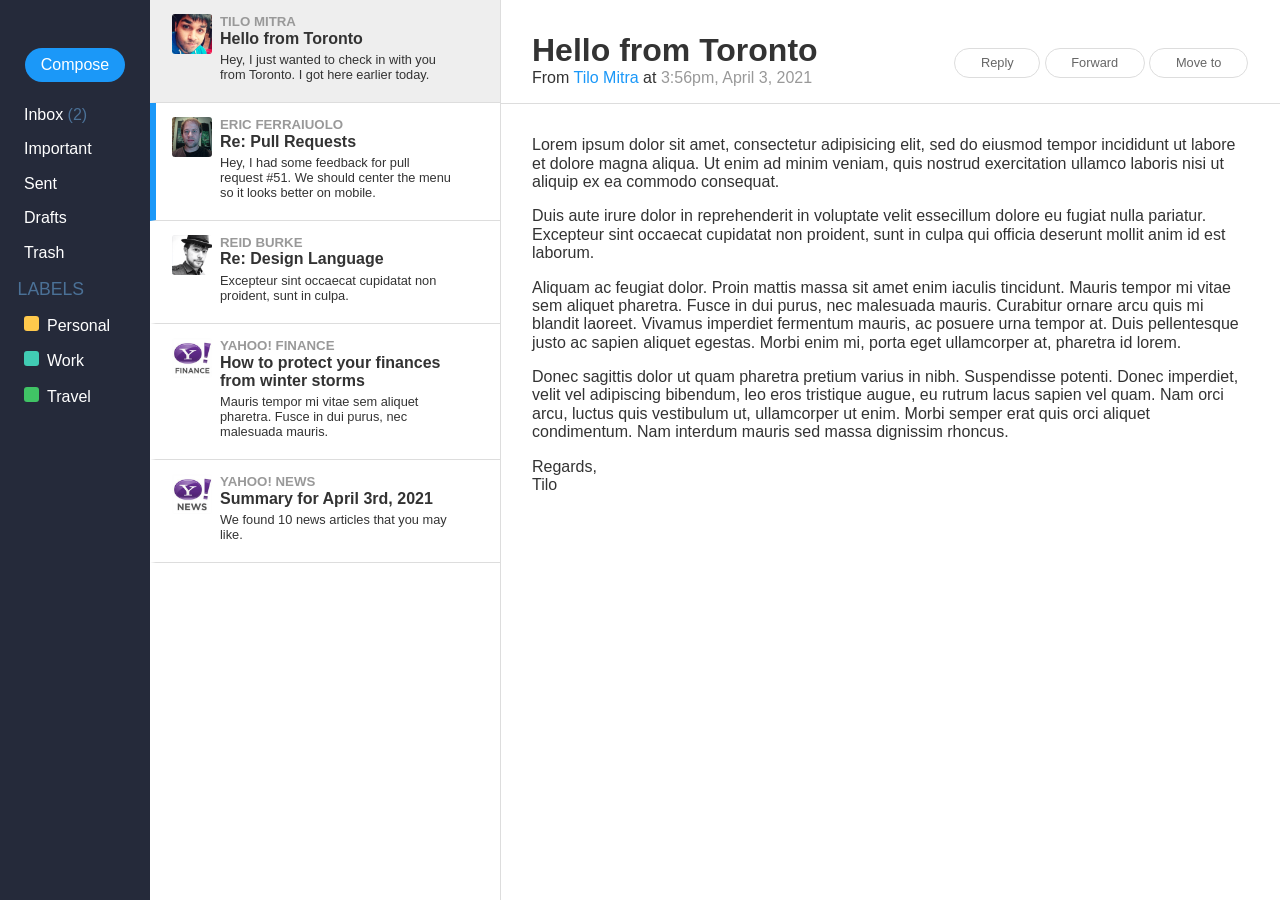
<file: docs/css/index.html>
<!DOCTYPE html>
<!-- saved from url=(0041)https://pure-css.github.io/layouts/email/ -->
<html lang="en"><head><meta http-equiv="Content-Type" content="text/html; charset=UTF-8">
    
    <meta name="viewport" content="width=device-width, initial-scale=1.0">
    <meta name="description" content="A layout example that shows off a responsive email layout.">
    <title>Email – Layout Examples – Pure</title>
    <link rel="stylesheet" href="./index_files/pure-min.css">
    <link rel="stylesheet" href="./index_files/styles.css">
</head>
<body>

<div id="layout" class="content pure-g">
    <div id="nav" class="pure-u">
        <a href="https://pure-css.github.io/layouts/email/#" id="menuLink" class="nav-menu-button">Menu</a>

        <div class="nav-inner">
            <button class="primary-button pure-button">Compose</button>

            <div class="pure-menu">
                <ul class="pure-menu-list">
                    <li class="pure-menu-item"><a href="https://pure-css.github.io/layouts/email/#" class="pure-menu-link">Inbox <span class="email-count">(2)</span></a></li>
                    <li class="pure-menu-item"><a href="https://pure-css.github.io/layouts/email/#" class="pure-menu-link">Important</a></li>
                    <li class="pure-menu-item"><a href="https://pure-css.github.io/layouts/email/#" class="pure-menu-link">Sent</a></li>
                    <li class="pure-menu-item"><a href="https://pure-css.github.io/layouts/email/#" class="pure-menu-link">Drafts</a></li>
                    <li class="pure-menu-item"><a href="https://pure-css.github.io/layouts/email/#" class="pure-menu-link">Trash</a></li>
                    <li class="pure-menu-heading">Labels</li>
                    <li class="pure-menu-item"><a href="https://pure-css.github.io/layouts/email/#" class="pure-menu-link"><span class="email-label-personal"></span>Personal</a></li>
                    <li class="pure-menu-item"><a href="https://pure-css.github.io/layouts/email/#" class="pure-menu-link"><span class="email-label-work"></span>Work</a></li>
                    <li class="pure-menu-item"><a href="https://pure-css.github.io/layouts/email/#" class="pure-menu-link"><span class="email-label-travel"></span>Travel</a></li>
                </ul>
            </div>
        </div>
    </div>

    <div id="list" class="pure-u-1">
        <div class="email-item email-item-selected pure-g">
            <div class="pure-u">
                <img width="64" height="64" alt="Tilo Mitra's avatar" class="email-avatar" src="./index_files/tilo-avatar.png">
            </div>

            <div class="pure-u-3-4">
                <h5 class="email-name">Tilo Mitra</h5>
                <h4 class="email-subject">Hello from Toronto</h4>
                <p class="email-desc">
                    Hey, I just wanted to check in with you from Toronto. I got here earlier today.
                </p>
            </div>
        </div>

        <div class="email-item email-item-unread pure-g">
            <div class="pure-u">
                <img width="64" height="64" alt="Eric Ferraiuolo's avatar" class="email-avatar" src="./index_files/ericf-avatar.png">
            </div>

            <div class="pure-u-3-4">
                <h5 class="email-name">Eric Ferraiuolo</h5>
                <h4 class="email-subject">Re: Pull Requests</h4>
                <p class="email-desc">
                    Hey, I had some feedback for pull request #51. We should center the menu so it looks better on mobile.
                </p>
            </div>
        </div>

        <div class="email-item pure-g">
            <div class="pure-u">
                <img width="64" height="64" alt="Reid Burke's avatar" class="email-avatar" src="./index_files/reid-avatar.png">
            </div>

            <div class="pure-u-3-4">
                <h5 class="email-name">Reid Burke</h5>
                <h4 class="email-subject">Re: Design Language</h4>
                <p class="email-desc">
                    Excepteur sint occaecat cupidatat non proident, sunt in culpa.
                </p>
            </div>
        </div>

        <div class="email-item pure-g">
            <div class="pure-u">
                <img width="64" height="64" alt="Yahoo! Finance's Avatar" class="email-avatar" src="./index_files/yfinance-avatar.png">
            </div>

            <div class="pure-u-3-4">
                <h5 class="email-name">Yahoo! Finance</h5>
                <h4 class="email-subject">How to protect your finances from winter storms</h4>
                <p class="email-desc">
                    Mauris tempor mi vitae sem aliquet pharetra. Fusce in dui purus, nec malesuada mauris.
                </p>
            </div>
        </div>

        <div class="email-item pure-g">
            <div class="pure-u">
                <img width="64" height="64" alt="Yahoo! News' avatar" class="email-avatar" src="./index_files/ynews-avatar.png">
            </div>

            <div class="pure-u-3-4">
                <h5 class="email-name">Yahoo! News</h5>
                <h4 class="email-subject">Summary for April 3rd, 2021</h4>
                <p class="email-desc">
                    We found 10 news articles that you may like.
                </p>
            </div>
        </div>
    </div>

    <div id="main" class="pure-u-1">
        <div class="email-content">
            <div class="email-content-header pure-g">
                <div class="pure-u-1-2">
                    <h1 class="email-content-title">Hello from Toronto</h1>
                    <p class="email-content-subtitle">
                        From <a>Tilo Mitra</a> at <span>3:56pm, April 3, 2021</span>
                    </p>
                </div>

                <div class="email-content-controls pure-u-1-2">
                    <button class="secondary-button pure-button">Reply</button>
                    <button class="secondary-button pure-button">Forward</button>
                    <button class="secondary-button pure-button">Move to</button>
                </div>
            </div>

            <div class="email-content-body">
                <p>
                    Lorem ipsum dolor sit amet, consectetur adipisicing elit, sed do eiusmod tempor incididunt ut labore et dolore magna aliqua. Ut enim ad minim veniam, quis nostrud exercitation ullamco laboris nisi ut aliquip ex ea commodo consequat.
                </p>
                <p>
                    Duis aute irure dolor in reprehenderit in voluptate velit essecillum dolore eu fugiat nulla pariatur. Excepteur sint occaecat cupidatat non proident, sunt in culpa qui officia deserunt mollit anim id est laborum.
                </p>
                <p>
                    Aliquam ac feugiat dolor. Proin mattis massa sit amet enim iaculis tincidunt. Mauris tempor mi vitae sem aliquet pharetra. Fusce in dui purus, nec malesuada mauris. Curabitur ornare arcu quis mi blandit laoreet. Vivamus imperdiet fermentum mauris, ac posuere urna tempor at. Duis pellentesque justo ac sapien aliquet egestas. Morbi enim mi, porta eget ullamcorper at, pharetra id lorem.
                </p>
                <p>
                    Donec sagittis dolor ut quam pharetra pretium varius in nibh. Suspendisse potenti. Donec imperdiet, velit vel adipiscing bibendum, leo eros tristique augue, eu rutrum lacus sapien vel quam. Nam orci arcu, luctus quis vestibulum ut, ullamcorper ut enim. Morbi semper erat quis orci aliquet condimentum. Nam interdum mauris sed massa dignissim rhoncus.
                </p>
                <p>
                    Regards,<br>
                    Tilo
                </p>
            </div>
        </div>
    </div>
</div>
<!-- Script to make the Menu link work -->
<!-- Just stripped down version of the js/ui.js script for the side-menu layout -->
<script>
    function getElements() {
        return {
            menu: document.getElementById('nav'),
            menuLink: document.getElementById('menuLink')
        };
    }

    function toggleClass(element, className) {
        var classes = element.className.split(/\s+/);
        var length = classes.length;
        var i = 0;

        for (; i < length; i++) {
            if (classes[i] === className) {
                classes.splice(i, 1);
                break;
            }
        }
        // The className is not found
        if (length === classes.length) {
            classes.push(className);
        }

        element.className = classes.join(' ');
    }

    function toggleMenu() {
        var active = 'active';
        var elements = getElements();

        toggleClass(elements.menu, active);
    }

    function handleEvent(e) {
        var elements = getElements();

        if (e.target.id === elements.menuLink.id) {
            toggleMenu();
            e.preventDefault();
        } else if (elements.menu.className.indexOf('active') !== -1) {
            toggleMenu();
        }
    }

    document.addEventListener('DOMContentLoaded', function () {
        document.addEventListener('click', handleEvent);
    });
</script>


</body></html>
</file>
<file: docs/css/index_files/styles.css>
/*
 * -- BASE STYLES --
 * Most of these are inherited from Base, but I want to change a few.
 */
body {
    color: #333;
}



a {
    text-decoration: none;
    color: #1b98f8;
}


/*
 * -- HELPER STYLES --
 * Over-riding some of the .pure-button styles to make my buttons look unique
 */
.primary-button,
.secondary-button {
    -webkit-box-shadow: none;
    -moz-box-shadow: none;
    box-shadow: none;
    border-radius: 20px;
}
.primary-button {
    color: #fff;
    background: #1b98f8;
    margin: 1em 0;
}
.secondary-button {
    background: #fff;
    border: 1px solid #ddd;
    color: #666;
    padding: 0.5em 2em;
    font-size: 80%;
}

/*
 * -- LAYOUT STYLES --
 * This layout consists of three main elements, `#nav` (navigation bar), `#list` (email list), and `#main` (email content). All 3 elements are within `#layout`
 */
#layout, #nav, #list, #main {
    margin: 0;
    padding: 0;
}

/* Make the navigation 100% width on phones */
#nav {
    width: 100%;
    height: 40px;
    position: relative;
    background: rgb(37, 42, 58);
    text-align: center;
}
/* Show the "Menu" button on phones */
#nav .nav-menu-button {
    display: block;
    top: 0.5em;
    right: 0.5em;
    position: absolute;
}

/* When "Menu" is clicked, the navbar should be 80% height */
#nav.active {
    height: 80%;
}
/* Don't show the navigation items... */
.nav-inner {
    display: none;
}

/* ...until the "Menu" button is clicked */
#nav.active .nav-inner {
    display: block;
    padding: 2em 0;
}


/*
 * -- NAV BAR STYLES --
 * Styling the default .pure-menu to look a little more unique.
 */
#nav .pure-menu {
    background: transparent;
    border: none;
    text-align: left;
}
    #nav .pure-menu-link:hover,
    #nav .pure-menu-link:focus {
        background: rgb(55, 60, 90);
    }
    #nav .pure-menu-link {
        color: #fff;
        margin-left: 0.5em;
    }
    #nav .pure-menu-heading {
        border-bottom: none;
        font-size:110%;
        color: rgb(75, 113, 151);
    }


/*
 * -- EMAIL STYLES --
 * Styles relevant to the email messages, labels, counts, and more.
 */
.email-count {
    color: rgb(75, 113, 151);
}

.email-label-personal,
.email-label-work,
.email-label-travel {
    width: 15px;
    height: 15px;
    display: inline-block;
    margin-right: 0.5em;
    border-radius: 3px;
}
.email-label-personal {
    background: #ffc94c;
}
.email-label-work {
    background: #41ccb4;
}
.email-label-travel {
    background: #40c365;
}


/* Email Item Styles */
.email-item {
    padding: 0.9em 1em;
    border-bottom: 1px solid #ddd;
    border-left: 6px solid transparent;
}
    .email-avatar {
        border-radius: 3px;
        margin-right: 0.5em;
    }
    .email-name,
    .email-subject {
        margin: 0;
    }
    .email-name {
        text-transform: uppercase;
        color: #999;
    }
    .email-desc {
        font-size: 80%;
        margin: 0.4em 0;
    }

.email-item-selected {
    background: #eee;
}
.email-item-unread {
    border-left: 6px solid #1b98f8;
}

/* Email Content Styles */
.email-content-header, .email-content-body, .email-content-footer {
    padding: 1em 2em;
}
    .email-content-header {
        border-bottom: 1px solid #ddd;
    }

        .email-content-title {
            margin: 0.5em 0 0;
        }
        .email-content-subtitle {
            font-size: 1em;
            margin: 0;
            font-weight: normal;
        }
            .email-content-subtitle span {
                color: #999;
            }
    .email-content-controls {
        margin-top: 2em;
        text-align: right;
    }
        .email-content-controls .secondary-button {
            margin-bottom: 0.3em;
        }

    .email-avatar {
        width: 40px;
        height: 40px;
    }


/*
 * -- TABLET (AND UP) MEDIA QUERIES --
 * On tablets and other medium-sized devices, we want to customize some
 * of the mobile styles.
 */
@media (min-width: 40em) {

    /* Move the layout over so we can fit the nav + list in on the left */
    #layout {
        padding-left:500px; /* "left col (nav + list)" width */
        position: relative;
    }

    /* These are position:fixed; elements that will be in the left 500px of the screen */
    #nav, #list {
        position: fixed;
        top: 0;
        bottom: 0;
        overflow: auto;
    }
    #nav {
        margin-left:-500px; /* "left col (nav + list)" width */
        width:150px;
        height: 100%;
    }

    /* Show the menu items on the larger screen */
    .nav-inner {
        display: block;
        padding: 2em 0;
    }

    /* Hide the "Menu" button on larger screens */
    #nav .nav-menu-button {
        display: none;
    }

    #list {
        margin-left: -350px;
        width: 100%;
        height: 33%;
        border-bottom: 1px solid #ddd;
    }

    #main {
        position: fixed;
        top: 33%;
        right: 0;
        bottom: 0;
        left: 150px;
        overflow: auto;
        width: auto; /* so that it's not 100% */
    }

}

/*
 * -- DESKTOP (AND UP) MEDIA QUERIES --
 * On desktops and other large-sized devices, we want to customize some
 * of the mobile styles.
 */
@media (min-width: 60em) {

    /* This will take up the entire height, and be a little thinner */
    #list {
        margin-left: -350px;
        width:350px;
        height: 100%;
        border-right: 1px solid #ddd;
    }

    /* This will now take up it's own column, so don't need position: fixed; */
    #main {
        position: static;
        margin: 0;
        padding: 0;
    }
}
</file>
